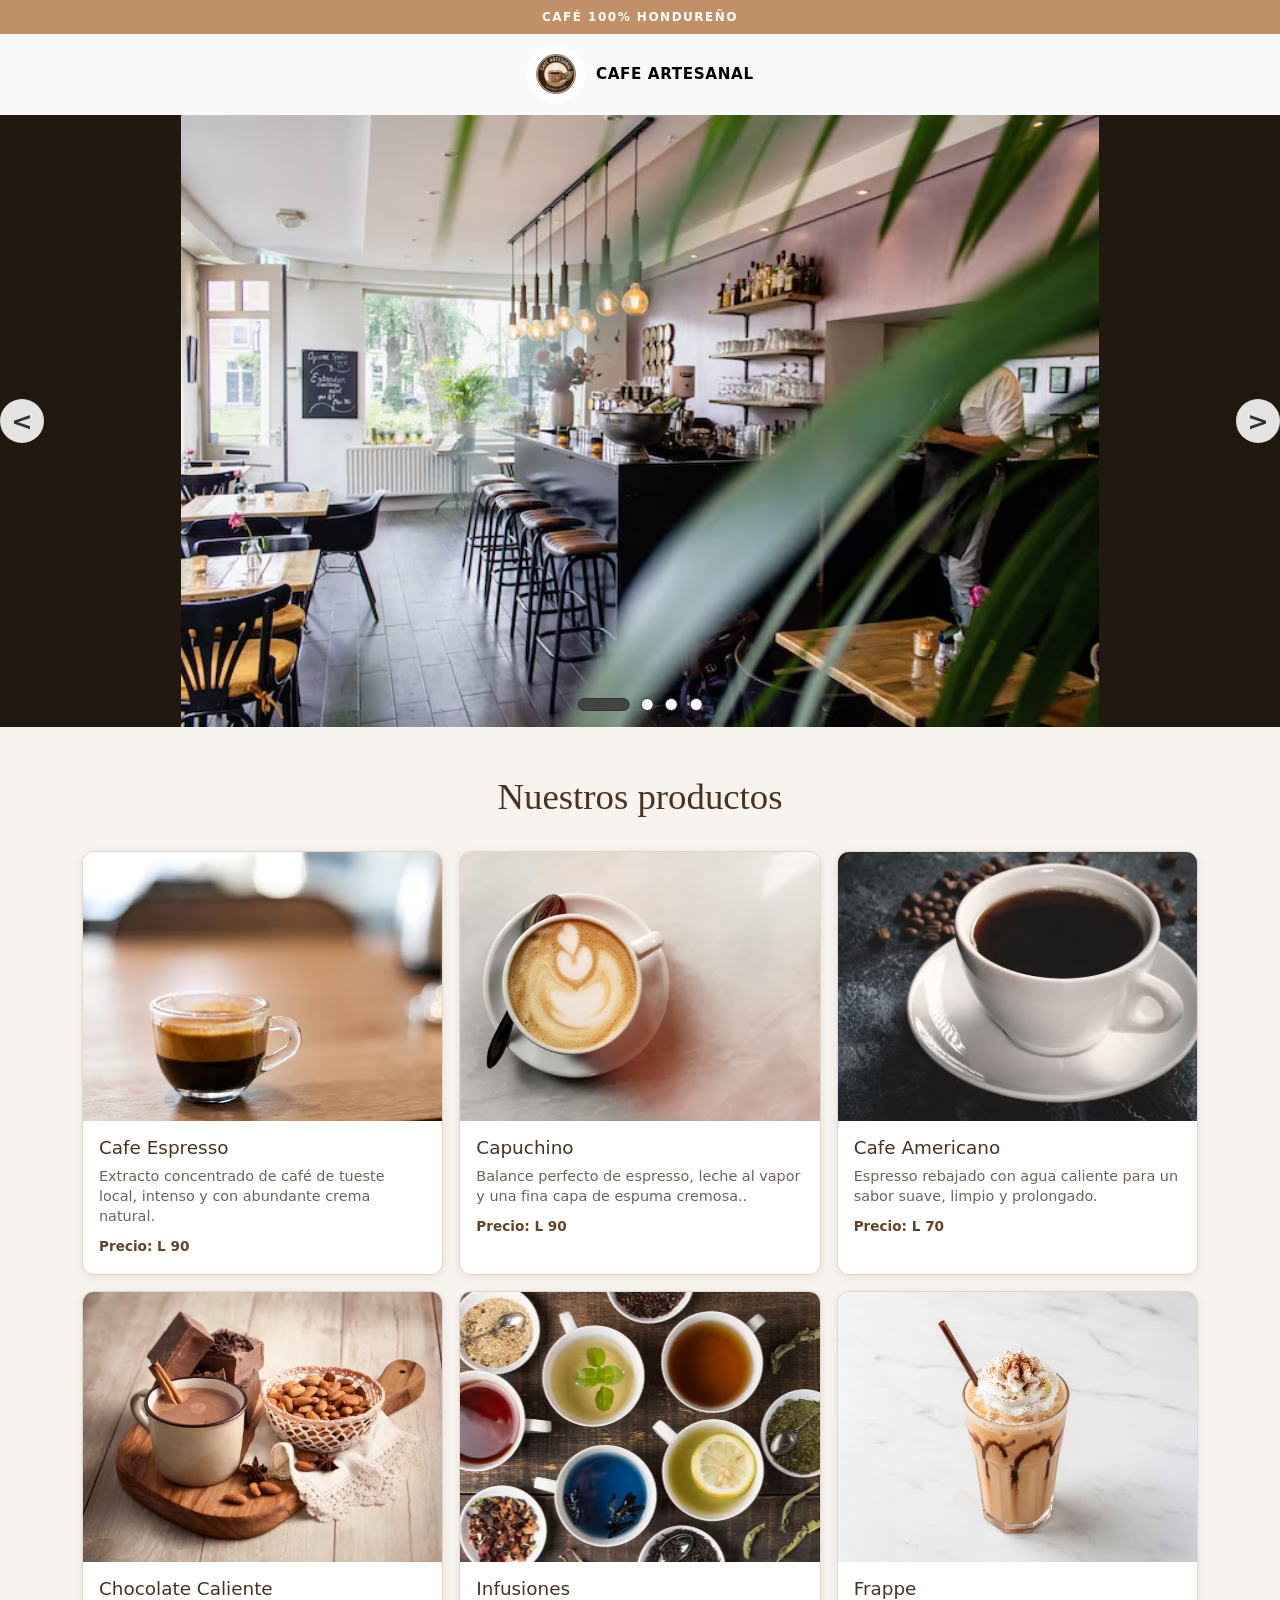
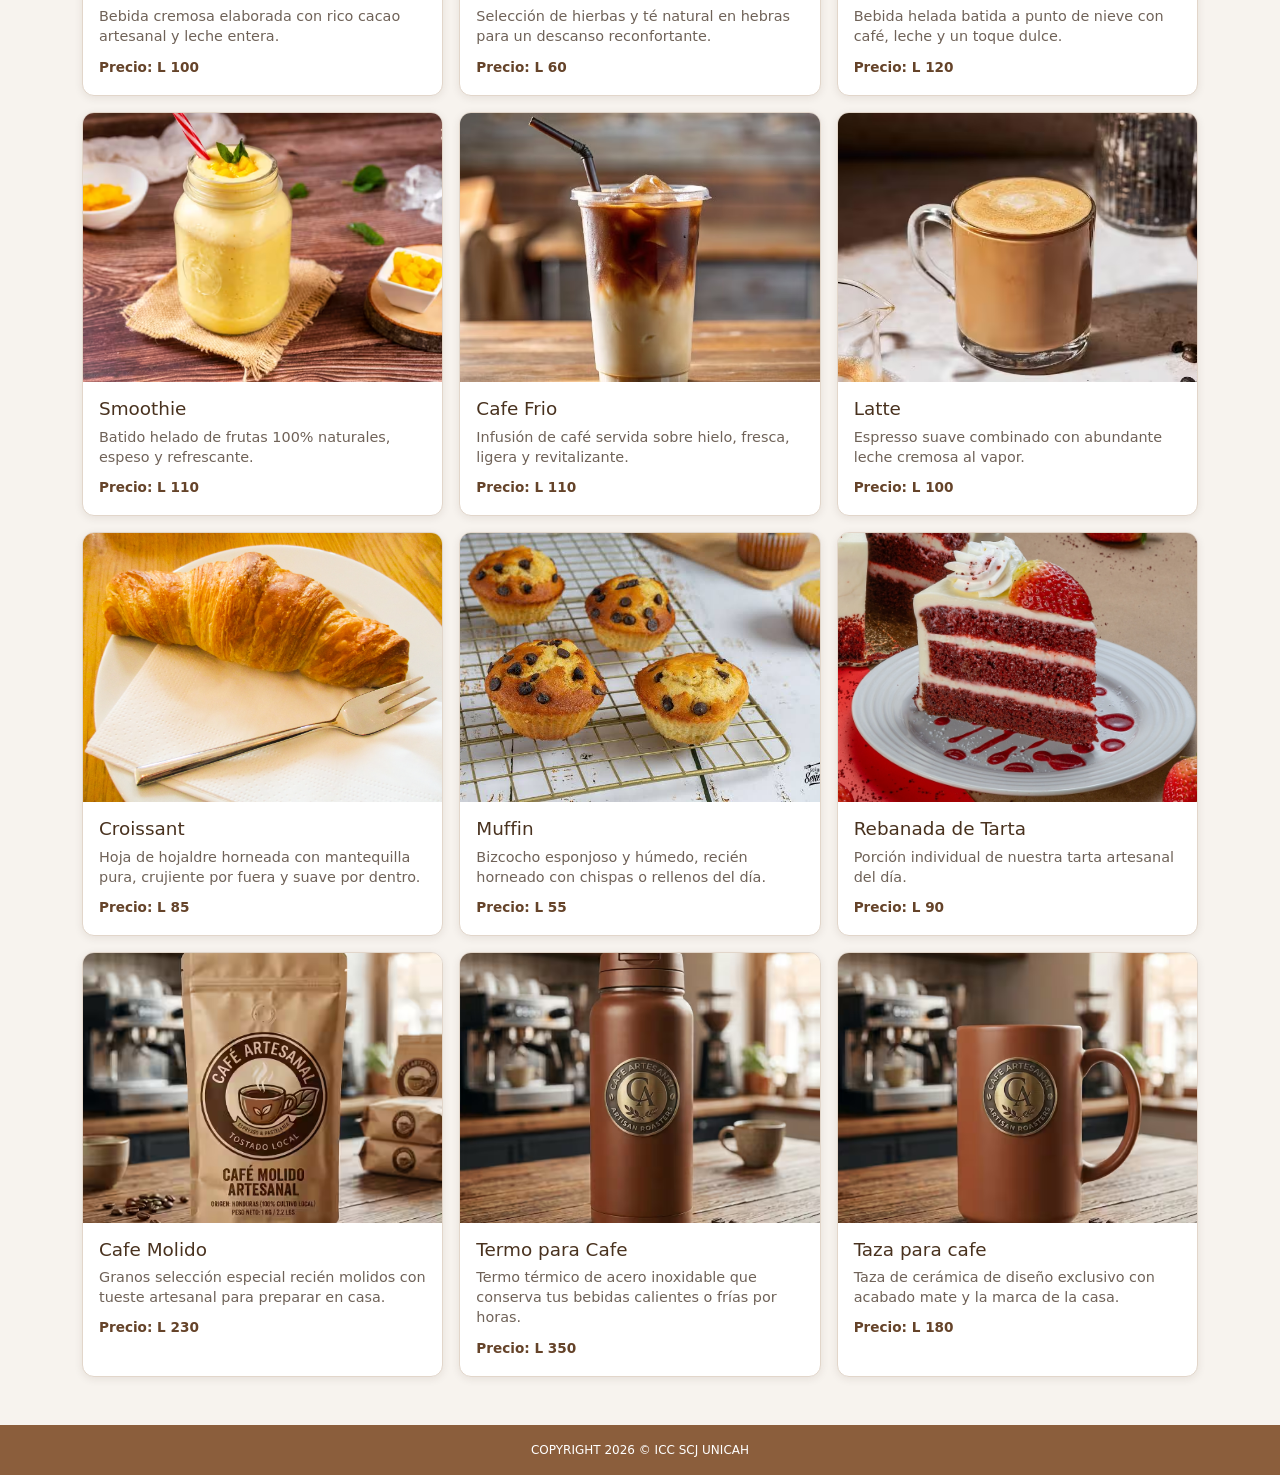
<file: index.html>
<!DOCTYPE html>
<html lang="es">

<head>
    <meta charset="UTF-8">
    <meta name="viewport" content="width=device-width, initial-scale=1.0">
    <title>Cafe Artesanal</title>
    <script src="js/carusel.js"></script>
    <script src="js/main.js"></script>
    <link href="https://cdn.jsdelivr.net/npm/bootstrap@5.3.8/dist/css/bootstrap.min.css" rel="stylesheet"
        integrity="sha384-sRIl4kxILFvY47J16cr9ZwB07vP4J8+LH7qKQnuqkuIAvNWLzeN8tE5YBujZqJLB" crossorigin="anonymous">
    <script src="https://cdn.jsdelivr.net/npm/bootstrap@5.3.8/dist/js/bootstrap.bundle.min.js"
        integrity="sha384-FKyoEForCGlyvwx9Hj09JcYn3nv7wiPVlz7YYwJrWVcXK/BmnVDxM+D2scQbITxI"
        crossorigin="anonymous"></script>
    <link rel="stylesheet" href="css/styles.css">
</head>

<body>
    <header>
        <div class="top-bar">
            <p>CAFÉ 100% HONDUREÑO</p>
        </div>
        <nav class="navbar bg-body-tertiary">
            <div class="container-fluid justify-content-center">
                <a class="navbar-brand d-flex align-items-center mx-0" href="#">
                    <img src="img/cafeArtesanal.jpeg" alt="Logo de Cafe Artesanal" width="70" height="70"
                        class="d-inline-block align-text-top">
                    Cafe Artesanal
                </a>
            </div>
        </nav>
        <section class="hmb-button">
            <div></div>
            <div></div>
            <div></div>
        </section>
    </header>
    <main>
        <section class="carusel">
            <section class="carusel-trail">
                <section class="hero-panel">
                    <section class="hero-background">
                        <picture>
                            <img src="img/interiorCafe.avif" alt="Interior del Cafe" />
                        </picture>
                    </section>

                </section>
                <section class="hero-panel">
                    <section class="hero-background">
                        <picture>
                            <img src="img/cafeGrano.avif" alt="Cafe en Grano" />
                        </picture>
                    </section>

                </section>
                <section class="hero-panel">
                    <section class="hero-background">
                        <picture>
                            <img src="img/cafe_decorado.avif" alt="Cafe Decorado con un Corazon" />
                        </picture>
                    </section>

                </section>
                <section class="hero-panel">
                    <section class="hero-background">
                        <picture>
                            <img src="img/cafe_crepa.avif" alt="Crepa con un cafe al lado" />
                        </picture>
                    </section>
                </section>
            </section>
        </section>

              <section class="content py-5">
            <div class="container">
                <h1 class="text-center mb-4">Nuestros productos</h1>
                <div class="row g-3">
                    <div class="col-6 col-sm-6 col-lg-4">
                        <article class="card product-card h-100">
                            <div class="product-image"><img src="img/cafe_espreso.avif" alt="Cafe Espresso"></div>
                            <div class="card-body">
                                <h2 class="h5">Cafe Espresso</h2>
                                <p class="mb-2">Extracto concentrado de café de tueste local, intenso y con abundante crema natural.</p>
                                <strong>Precio: L 90</strong>
                            </div>
                        </article>
                    </div>
                    <div class="col-6 col-sm-6 col-lg-4">
                        <article class="card product-card h-100">
                            <div class="product-image"><img src="img/cafe_capuchino.avif" alt="Capuchino"></div>
                            <div class="card-body">
                                <h2 class="h5">Capuchino</h2>
                                <p class="mb-2">Balance perfecto de espresso, leche al vapor y una fina capa de espuma cremosa..</p>
                                <strong>Precio: L 90</strong>
                            </div>
                        </article>
                    </div>
                    <div class="col-6 col-sm-6 col-lg-4">
                        <article class="card product-card h-100">
                            <div class="product-image"><img src="img/cafe_americano.avif" alt="Cafe Americano"></div>
                            <div class="card-body">
                                <h2 class="h5">Cafe Americano</h2>
                                <p class="mb-2">Espresso rebajado con agua caliente para un sabor suave, limpio y prolongado.</p>
                                <strong>Precio: L 70</strong>
                            </div>
                        </article>
                    </div>
                    <div class="col-6 col-sm-6 col-lg-4">
                        <article class="card product-card h-100">
                            <div class="product-image"><img src="img/chocolate_hot.avif" alt="Chocolate Caliente"></div>
                            <div class="card-body">
                                <h2 class="h5">Chocolate Caliente</h2>
                                <p class="mb-2">Bebida cremosa elaborada con rico cacao artesanal y leche entera.</p>
                                <strong>Precio: L 100</strong>
                            </div>
                        </article>
                    </div>
                    <div class="col-6 col-sm-6 col-lg-4">
                        <article class="card product-card h-100">
                            <div class="product-image"><img src="img/infusiones.avif" alt="Infusiones"></div>
                            <div class="card-body">
                                <h2 class="h5">Infusiones</h2>
                                <p class="mb-2">Selección de hierbas y té natural en hebras para un descanso reconfortante.</p>
                                <strong>Precio: L 60</strong>
                            </div>
                        </article>
                    </div>
                    <div class="col-6 col-sm-6 col-lg-4">
                        <article class="card product-card h-100">
                            <div class="product-image"><img src="img/frape.avif" alt="Frappe"></div>
                            <div class="card-body">
                                <h2 class="h5">Frappe</h2>
                                <p class="mb-2">Bebida helada batida a punto de nieve con café, leche y un toque dulce.</p>
                                <strong>Precio: L 120</strong>
                            </div>
                        </article>
                    </div>
                    <div class="col-6 col-sm-6 col-lg-4">
                        <article class="card product-card h-100">
                            <div class="product-image"><img src="img/smoothieMango.avif" alt="Smoothie"></div>
                            <div class="card-body">
                                <h2 class="h5">Smoothie</h2>
                                <p class="mb-2">Batido helado de frutas 100% naturales, espeso y refrescante.</p>
                                <strong>Precio: L 110</strong>
                            </div>
                        </article>
                    </div>
                    <div class="col-6 col-sm-6 col-lg-4">
                        <article class="card product-card h-100">
                            <div class="product-image"><img src="img/cafe_frio.avif" alt="Cafe frio"></div>
                            <div class="card-body">
                                <h2 class="h5">Cafe Frio</h2>
                                <p class="mb-2">Infusión de café servida sobre hielo, fresca, ligera y revitalizante.</p>
                                <strong>Precio: L 110</strong>
                            </div>
                        </article>
                    </div>
                    <div class="col-6 col-sm-6 col-lg-4">
                        <article class="card product-card h-100">
                            <div class="product-image"><img src="img/latte.avif" alt="Latte"></div>
                            <div class="card-body">
                                <h2 class="h5">Latte</h2>
                                <p class="mb-2">Espresso suave combinado con abundante leche cremosa al vapor.</p>
                                <strong>Precio: L 100</strong>
                            </div>
                        </article>
                    </div>
                    <div class="col-6 col-sm-6 col-lg-4">
                        <article class="card product-card h-100">
                            <div class="product-image"><img src="img/croissant.avif" alt="Croissant"></div>
                            <div class="card-body">
                                <h2 class="h5">Croissant</h2>
                                <p class="mb-2">Hoja de hojaldre horneada con mantequilla pura, crujiente por fuera y suave por dentro.</p>
                                <strong>Precio: L 85</strong>
                            </div>
                        </article>
                    </div>
                    <div class="col-6 col-sm-6 col-lg-4">
                        <article class="card product-card h-100">
                            <div class="product-image"><img src="img/muffin.avif" alt="Muffin"></div>
                            <div class="card-body">
                                <h2 class="h5">Muffin</h2>
                                <p class="mb-2">Bizcocho esponjoso y húmedo, recién horneado con chispas o rellenos del día.</p>
                                <strong>Precio: L 55</strong>
                            </div>
                        </article>
                    </div>
                    <div class="col-6 col-sm-6 col-lg-4">
                        <article class="card product-card h-100">
                            <div class="product-image"><img src="img/rebanada.avif" alt="Rebanada de Tarta"></div>
                            <div class="card-body">
                                <h2 class="h5">Rebanada de Tarta</h2>
                                <p class="mb-2">Porción individual de nuestra tarta artesanal del día.</p>
                                <strong>Precio: L 90</strong>
                            </div>
                        </article>
                    </div>
                    <div class="col-6 col-sm-6 col-lg-4">
                        <article class="card product-card h-100">
                            <div class="product-image"><img src="img/cafemolido.avif" alt="Cafe Molido"></div>
                            <div class="card-body">
                                <h2 class="h5">Cafe Molido</h2>
                                <p class="mb-2">Granos selección especial recién molidos con tueste artesanal para preparar en casa.</p>
                                <strong>Precio: L 230</strong>
                            </div>
                        </article>
                    </div>
                    <div class="col-6 col-sm-6 col-lg-4">
                        <article class="card product-card h-100">
                            <div class="product-image"><img src="img/termoCafe.avif" alt="Termo para cafe con logo de la cafeteria"></div>
                            <div class="card-body">
                                <h2 class="h5">Termo para Cafe</h2>
                                <p class="mb-2">Termo térmico de acero inoxidable que conserva tus bebidas calientes o frías por horas.</p>
                                <strong>Precio: L 350</strong>
                            </div>
                        </article>
                    </div>
                    <div class="col-6 col-sm-6 col-lg-4">
                        <article class="card product-card h-100">
                            <div class="product-image"><img src="img/taza_artesanal.avif" alt="Taza para cafe con logo de la cafeteria"></div>
                            <div class="card-body">
                                <h2 class="h5">Taza para cafe</h2>
                                <p class="mb-2">Taza de cerámica de diseño exclusivo con acabado mate y la marca de la casa.</p>
                                <strong>Precio: L 180</strong>
                            </div>
                        </article>
                    </div>
                </div>
            </div>
        </section>
    </main>
    <footer class="footer">
        Copyright 2026 &copy; ICC SCJ UNICAH
    </footer>
</body>

</html>
</file>
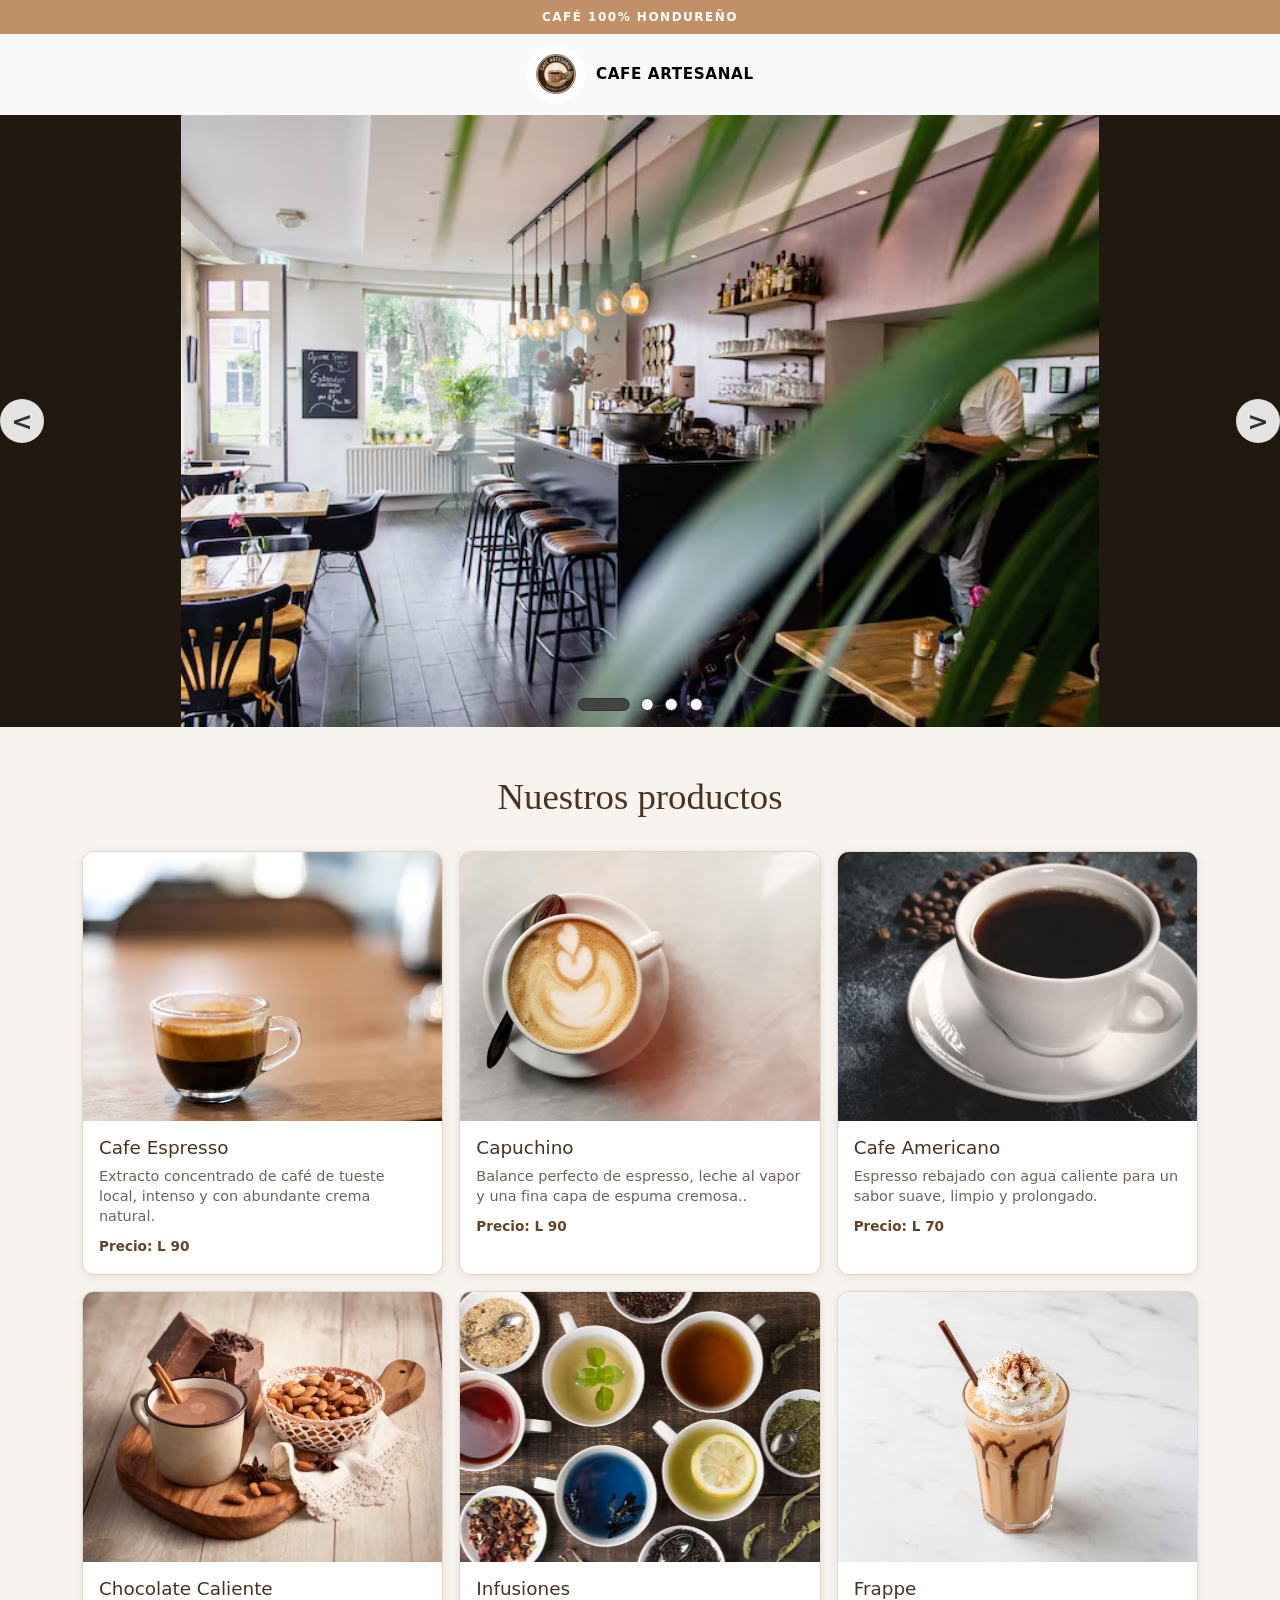
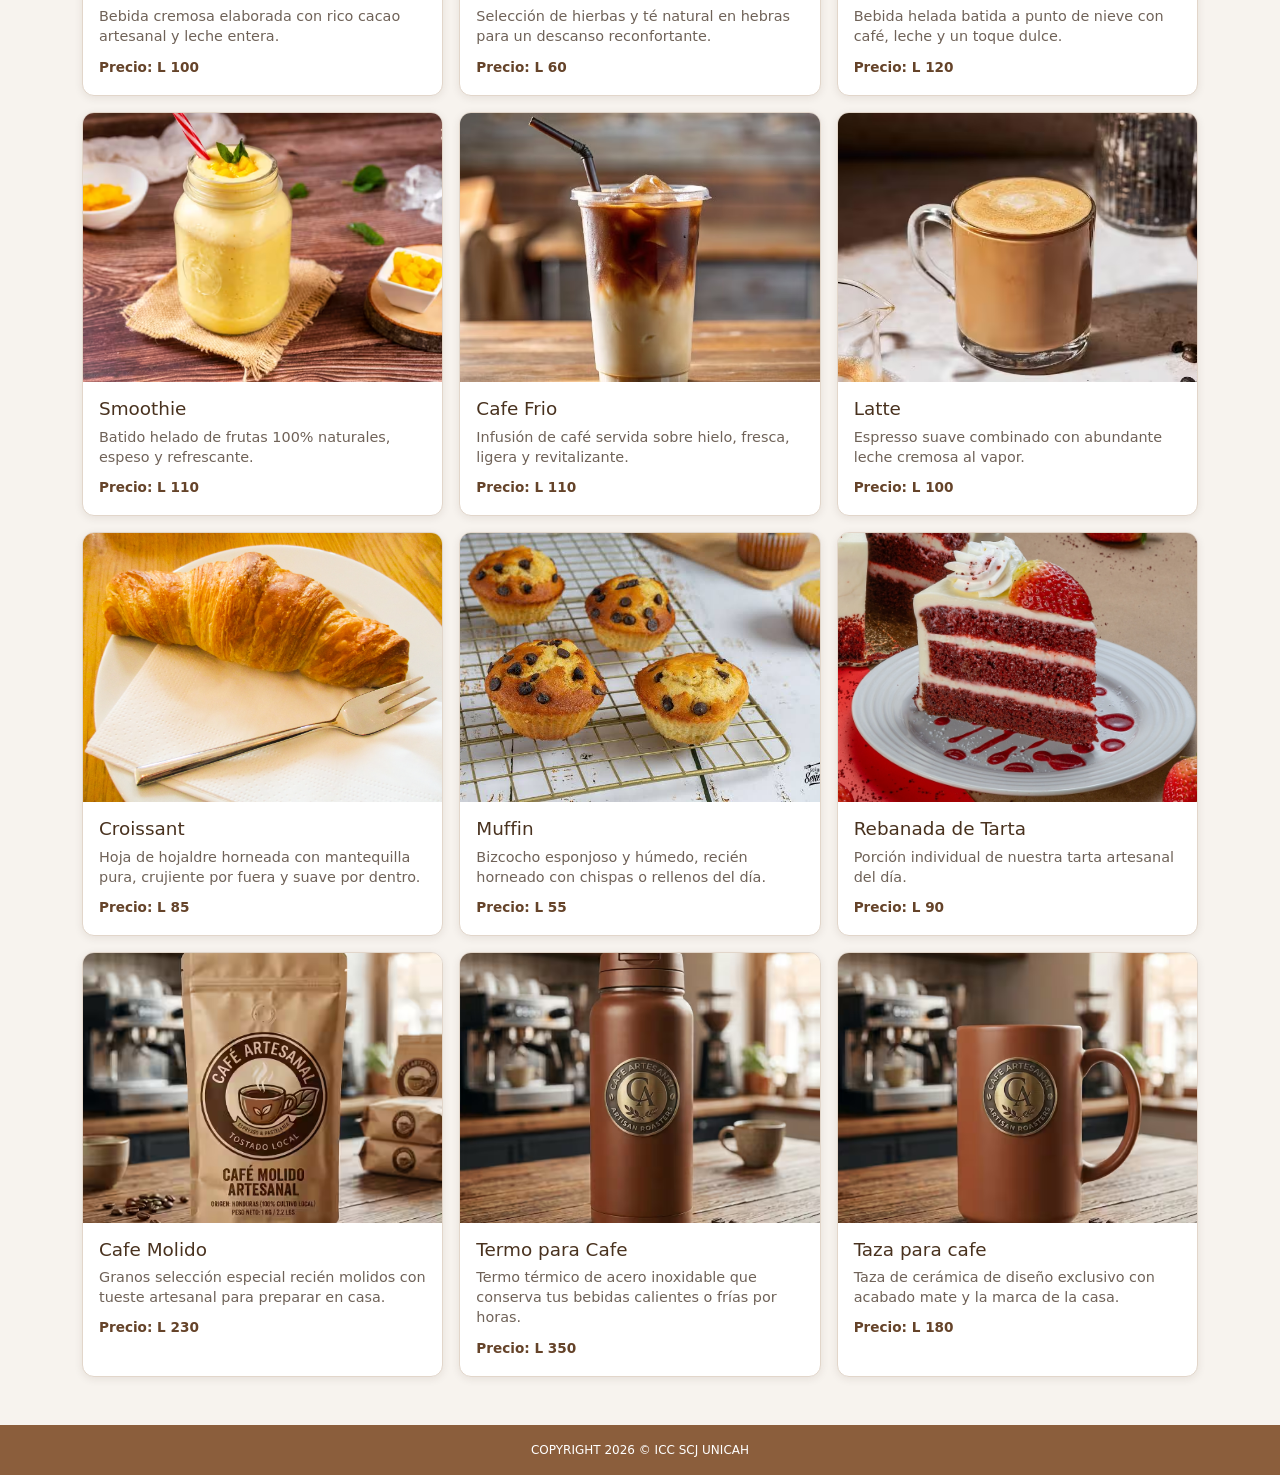
<file: html/index.html>
<!DOCTYPE html>
<html lang="es">

<head>
    <meta charset="UTF-8">
    <meta name="viewport" content="width=device-width, initial-scale=1.0">
    <title>Cafe Artesanal</title>
    <script src="/js/carusel.js"></script>
    <script src="/js/main.js"></script>
    <link href="https://cdn.jsdelivr.net/npm/bootstrap@5.3.8/dist/css/bootstrap.min.css" rel="stylesheet"
        integrity="sha384-sRIl4kxILFvY47J16cr9ZwB07vP4J8+LH7qKQnuqkuIAvNWLzeN8tE5YBujZqJLB" crossorigin="anonymous">
    <script src="https://cdn.jsdelivr.net/npm/bootstrap@5.3.8/dist/js/bootstrap.bundle.min.js"
        integrity="sha384-FKyoEForCGlyvwx9Hj09JcYn3nv7wiPVlz7YYwJrWVcXK/BmnVDxM+D2scQbITxI"
        crossorigin="anonymous"></script>
    <link rel="stylesheet" href="/css/styles.css">
</head>

<body>
    <header>
        <div class="top-bar">
            <p>CAFÉ 100% HONDUREÑO</p>
        </div>
        <nav class="navbar bg-body-tertiary">
            <div class="container-fluid justify-content-center">
                <a class="navbar-brand d-flex align-items-center mx-0" href="#">
                    <img src="/img/cafeArtesanal.jpeg" alt="Logo de Cafe Artesanal" width="70" height="70"
                        class="d-inline-block align-text-top">
                    Cafe Artesanal
                </a>
            </div>
        </nav>
        <section class="hmb-button">
            <div></div>
            <div></div>
            <div></div>
        </section>
    </header>
    <main>
        <section class="carusel">
            <section class="carusel-trail">
                <section class="hero-panel">
                    <section class="hero-background">
                        <picture>
                            <img src="/img/interiorCafe.avif" alt="Interior del Cafe" />
                        </picture>
                    </section>

                </section>
                <section class="hero-panel">
                    <section class="hero-background">
                        <picture>
                            <img src="/img/cafeGrano.avif" alt="Cafe en Grano" />
                        </picture>
                    </section>

                </section>
                <section class="hero-panel">
                    <section class="hero-background">
                        <picture>
                            <img src="/img/cafe_decorado.avif" alt="Cafe Decorado con un Corazon" />
                        </picture>
                    </section>

                </section>
                <section class="hero-panel">
                    <section class="hero-background">
                        <picture>
                            <img src="/img/cafe_crepa.avif" alt="Crepa con un cafe al lado" />
                        </picture>
                    </section>
                </section>
            </section>
        </section>

              <section class="content py-5">
            <div class="container">
                <h1 class="text-center mb-4">Nuestros productos</h1>
                <div class="row g-3">
                    <div class="col-6 col-sm-6 col-lg-4">
                        <article class="card product-card h-100">
                            <div class="product-image"><img src="/img/cafe_espreso.avif" alt="Cafe Espresso"></div>
                            <div class="card-body">
                                <h2 class="h5">Cafe Espresso</h2>
                                <p class="mb-2">Extracto concentrado de café de tueste local, intenso y con abundante crema natural.</p>
                                <strong>Precio: L 90</strong>
                            </div>
                        </article>
                    </div>
                    <div class="col-6 col-sm-6 col-lg-4">
                        <article class="card product-card h-100">
                            <div class="product-image"><img src="/img/cafe_capuchino.avif" alt="Capuchino"></div>
                            <div class="card-body">
                                <h2 class="h5">Capuchino</h2>
                                <p class="mb-2">Balance perfecto de espresso, leche al vapor y una fina capa de espuma cremosa..</p>
                                <strong>Precio: L 90</strong>
                            </div>
                        </article>
                    </div>
                    <div class="col-6 col-sm-6 col-lg-4">
                        <article class="card product-card h-100">
                            <div class="product-image"><img src="/img/cafe_americano.avif" alt="Cafe Americano"></div>
                            <div class="card-body">
                                <h2 class="h5">Cafe Americano</h2>
                                <p class="mb-2">Espresso rebajado con agua caliente para un sabor suave, limpio y prolongado.</p>
                                <strong>Precio: L 70</strong>
                            </div>
                        </article>
                    </div>
                    <div class="col-6 col-sm-6 col-lg-4">
                        <article class="card product-card h-100">
                            <div class="product-image"><img src="/img/chocolate_hot.avif" alt="Chocolate Caliente"></div>
                            <div class="card-body">
                                <h2 class="h5">Chocolate Caliente</h2>
                                <p class="mb-2">Bebida cremosa elaborada con rico cacao artesanal y leche entera.</p>
                                <strong>Precio: L 100</strong>
                            </div>
                        </article>
                    </div>
                    <div class="col-6 col-sm-6 col-lg-4">
                        <article class="card product-card h-100">
                            <div class="product-image"><img src="/img/infusiones.avif" alt="Infusiones"></div>
                            <div class="card-body">
                                <h2 class="h5">Infusiones</h2>
                                <p class="mb-2">Selección de hierbas y té natural en hebras para un descanso reconfortante.</p>
                                <strong>Precio: L 60</strong>
                            </div>
                        </article>
                    </div>
                    <div class="col-6 col-sm-6 col-lg-4">
                        <article class="card product-card h-100">
                            <div class="product-image"><img src="/img/frape.avif" alt="Frappe"></div>
                            <div class="card-body">
                                <h2 class="h5">Frappe</h2>
                                <p class="mb-2">Bebida helada batida a punto de nieve con café, leche y un toque dulce.</p>
                                <strong>Precio: L 120</strong>
                            </div>
                        </article>
                    </div>
                    <div class="col-6 col-sm-6 col-lg-4">
                        <article class="card product-card h-100">
                            <div class="product-image"><img src="/img/smoothieMango.avif" alt="Smoothie"></div>
                            <div class="card-body">
                                <h2 class="h5">Smoothie</h2>
                                <p class="mb-2">Batido helado de frutas 100% naturales, espeso y refrescante.</p>
                                <strong>Precio: L 110</strong>
                            </div>
                        </article>
                    </div>
                    <div class="col-6 col-sm-6 col-lg-4">
                        <article class="card product-card h-100">
                            <div class="product-image"><img src="/img/cafe_frio.avif" alt="Cafe frio"></div>
                            <div class="card-body">
                                <h2 class="h5">Cafe Frio</h2>
                                <p class="mb-2">Infusión de café servida sobre hielo, fresca, ligera y revitalizante.</p>
                                <strong>Precio: L 110</strong>
                            </div>
                        </article>
                    </div>
                    <div class="col-6 col-sm-6 col-lg-4">
                        <article class="card product-card h-100">
                            <div class="product-image"><img src="/img/latte.avif" alt="Latte"></div>
                            <div class="card-body">
                                <h2 class="h5">Latte</h2>
                                <p class="mb-2">Espresso suave combinado con abundante leche cremosa al vapor.</p>
                                <strong>Precio: L 100</strong>
                            </div>
                        </article>
                    </div>
                    <div class="col-6 col-sm-6 col-lg-4">
                        <article class="card product-card h-100">
                            <div class="product-image"><img src="/img/croissant.avif" alt="Croissant"></div>
                            <div class="card-body">
                                <h2 class="h5">Croissant</h2>
                                <p class="mb-2">Hoja de hojaldre horneada con mantequilla pura, crujiente por fuera y suave por dentro.</p>
                                <strong>Precio: L 85</strong>
                            </div>
                        </article>
                    </div>
                    <div class="col-6 col-sm-6 col-lg-4">
                        <article class="card product-card h-100">
                            <div class="product-image"><img src="/img/muffin.avif" alt="Muffin"></div>
                            <div class="card-body">
                                <h2 class="h5">Muffin</h2>
                                <p class="mb-2">Bizcocho esponjoso y húmedo, recién horneado con chispas o rellenos del día.</p>
                                <strong>Precio: L 55</strong>
                            </div>
                        </article>
                    </div>
                    <div class="col-6 col-sm-6 col-lg-4">
                        <article class="card product-card h-100">
                            <div class="product-image"><img src="/img/rebanada.avif" alt="Rebanada de Tarta"></div>
                            <div class="card-body">
                                <h2 class="h5">Rebanada de Tarta</h2>
                                <p class="mb-2">Porción individual de nuestra tarta artesanal del día.</p>
                                <strong>Precio: L 90</strong>
                            </div>
                        </article>
                    </div>
                    <div class="col-6 col-sm-6 col-lg-4">
                        <article class="card product-card h-100">
                            <div class="product-image"><img src="/img/cafemolido.avif" alt="Cafe Molido"></div>
                            <div class="card-body">
                                <h2 class="h5">Cafe Molido</h2>
                                <p class="mb-2">Granos selección especial recién molidos con tueste artesanal para preparar en casa.</p>
                                <strong>Precio: L 230</strong>
                            </div>
                        </article>
                    </div>
                    <div class="col-6 col-sm-6 col-lg-4">
                        <article class="card product-card h-100">
                            <div class="product-image"><img src="/img/termoCafe.avif" alt="Termo para cafe con logo de la cafeteria"></div>
                            <div class="card-body">
                                <h2 class="h5">Termo para Cafe</h2>
                                <p class="mb-2">Termo térmico de acero inoxidable que conserva tus bebidas calientes o frías por horas.</p>
                                <strong>Precio: L 350</strong>
                            </div>
                        </article>
                    </div>
                    <div class="col-6 col-sm-6 col-lg-4">
                        <article class="card product-card h-100">
                            <div class="product-image"><img src="/img/taza_artesanal.avif" alt="Taza para cafe con logo de la cafeteria"></div>
                            <div class="card-body">
                                <h2 class="h5">Taza para cafe</h2>
                                <p class="mb-2">Taza de cerámica de diseño exclusivo con acabado mate y la marca de la casa.</p>
                                <strong>Precio: L 180</strong>
                            </div>
                        </article>
                    </div>
                </div>
            </div>
        </section>
    </main>
    <footer class="footer">
        Copyright 2026 &copy; ICC SCJ UNICAH
    </footer>
</body>

</html>
</file>
<file: css/styles.css>
html {
  font-size: 100%; 
  scroll-behavior: smooth;
}

body {
  background-color: var(--bg-color);
  line-height: 1.5; 
  -webkit-font-smoothing: antialiased; 
}
.footer{
    text-align: center;
    font-size: 12px;
    text-transform: uppercase;
    padding: 8px 16px;
    background-color: #c09068;
    color:floralwhite;
}

img, picture, video, canvas, svg {
  display: block;
  max-width: 100%;
}
.navbar-brand{
 text-align: center;       
  padding: 8px 16px;         
  font-size: 12px;           
  font-weight: 600;        
  letter-spacing: 1.5px;     
  text-transform: uppercase;

}

.top-bar {
  background-color: #c09068; 
  color: #ffffff;            
  text-align: center;       
  padding: 8px 16px;         
  font-size: 12px;           
  font-weight: 600;        
  letter-spacing: 1.5px;     
  text-transform: uppercase; 

}

.top-bar p {
    margin: 0;
}
.hero-panel {
    position: relative;
    width:100%;
    height: 80vh;
    min-height: 320px;
    overflow: hidden;
}

.hero-panel .hero-background{
    width:100%;
    height:100%;
}

.hero-panel .hero-background img{
    width:100%;
    height: 100%;
    object-fit: cover;
    object-position:center;
}
.carusel {
    position: relative;
    width:100%;
    height:80vh;
    overflow:hidden;
}
.carusel .carusel-trail{
    display:flex;
    flex-direction: row;
    transition: transform 1s ease;
    flex-shrink: 0;
    width: 100%;
    height: 80vh;
}
.carusel .carusel-trail>section{
    flex: 0 0 100%;
    height: 100%;
    overflow:hidden;
    background-color:#211810;
}
.carusel .hero-background,
.carusel .hero-background picture,
.carusel .hero-background img{
    display:block;
    width:100%;
    height:100%;
}
.carusel .hero-background img{
    object-fit:contain;
    object-position:center;
}
.content {
    background-color: #f7f3ee;
}
.product-card {
    overflow: hidden;
    border: 1px solid #e2d6ca;
    border-radius: 10px;
}
.product-image {
    display: grid;
    min-height: 180px;
    place-items: center;
    color: #75583f;
    background-color: #eee5dc;
}
.product-card h2 {
    color: #49321f;
}.carusel .carusel-btn {
    display:flex;
    justify-content: center;
    align-items: center;
    padding:1rem;
    background-color: #fff;
    color: #333;
    position: absolute;
    top:50%;
    transform: translateY(-50%);
    font-size: 3rem;
    font-weight: bolder;
}
.carusel .carusel-btn.carusel-btn-left {
    left:0px;
}
.carusel .carusel-btn.carusel-btn-right {
    right:0px;
}

.carusel .carusel-indexed-btns {
    position: absolute;
    display: flex;
    bottom: 0px;
    left:50%;
    transform: translateX(-50%);
    gap:0.7rem;
    padding:1rem;
}
.carusel .carusel-indexed-btns div {
    background-color: #fff;
    border:1px solid #333;
    width:13px;
    height: 13px;
    border-radius: 50%;
    transition: all 0.5s ease;
}

.carusel .carusel-indexed-btns div.current{
    background-color: #444;
    border-radius: 7px;
    width: 52px;
    animation: caruselIdxJump 0.7s ease;
}

@keyframes caruselIdxJump {
    0% {
        transform: translateY(0%);
    }

    20% {
        transform: translateY(-150%);
    }
    40% {
        transform: translateY(0%);
    }
    60% {
        transform: translateY(-70%);
    }
    80% {
        transform: translateY(0%);
    }
    90% {
        transform: translateY(-20%);
    }
    100% {
        transform: translateY(0%);;
    }
}

.product-card {
    border: 1px solid #e2d6ca;
    border-radius: 10px;
    box-shadow: 0 2px 8px rgb(55 35 20 / 10%);
}

.product-image {
    min-height: 180px;
    background: #eee5dc;
}

.product-card h2 {
    color: #49321f;
}

/* Base: pantallas móviles */
body {
    margin: 0;
    color: #35251b;
    background: #f7f3ee;
}
.navbar {
    min-height: 64px;
    padding: 0.4rem 0.75rem;
}
.navbar-brand {
    display: flex;
    align-items: center;
    gap: 0.6rem;
    margin: 0;
    padding: 0.25rem;
    font-size: 0.95rem;
    letter-spacing: 0.04em;
}
.navbar-brand img {
    width: 48px;
    height: 48px;
    object-fit: cover;
    border-radius: 50%;
}
.carusel {
    height: 48svh;
    min-height: 260px;
    max-height: 440px;
}
.carusel .carusel-trail {
    height: 100%;
}
.carusel .carusel-trail > section {
    height: 100%;
}
.carusel .carusel-btn {
    width: 44px;
    height: 44px;
    padding: 0;
    border: 0;
    border-radius: 50%;
    font-size: 1.6rem;
    background: rgb(255 255 255 / 88%);
}
.content {
    padding: 2rem 0 !important;
}
.content h1 {
    margin-bottom: 1.25rem !important;
    color: #49321f;
    font-family: Georgia, serif;
    font-size: 1.7rem;
}
.product-card {
    border-radius: 0.75rem;
    box-shadow: 0 2px 8px rgb(55 35 20 / 9%);
}
.product-image {
    display: block;
    min-height: 0;
    aspect-ratio: 4 / 3;
    overflow: hidden;
}
.product-image img {
    width: 100%;
    height: 100%;
    object-fit: cover;
}
.product-card .card-body {
    padding: 0.75rem;
}
.product-card h2 {
    margin-bottom: 0.4rem;
    font-size: 0.95rem;
}
.product-card p {
    color: #6f6258;
    font-size: 0.8rem;
    line-height: 1.4;
}
.product-card strong {
    color: #654329;
    font-size: 0.85rem;
}
.footer {
    text-align: center;
    padding: 1rem;
    color: #fff;
    background: #8b5e3c;
    font-size: 0.75rem;
}

/* Tablets and larger screens */
@media (min-width: 768px) {
    .navbar-brand img {
        width: 60px;
        height: 60px;
    }
    .carusel {
        height: 68vh;
        max-height: 680px;
    }
    .content {
        padding: 3rem 0 !important;
    }
    .content h1 {
        margin-bottom: 2rem !important;
        font-size: 2.3rem;
    }
    .product-card .card-body {
        padding: 1rem;
    }
    .product-card h2 {
        font-size: 1.15rem;
    }
    .product-card p {
        font-size: 0.9rem;
    }
}

@media (prefers-reduced-motion: reduce) {
    *, *::before, *::after {
        scroll-behavior: auto !important;
        animation-duration: 0.01ms !important;
        transition-duration: 0.01ms !important;
    }
}
</file>
